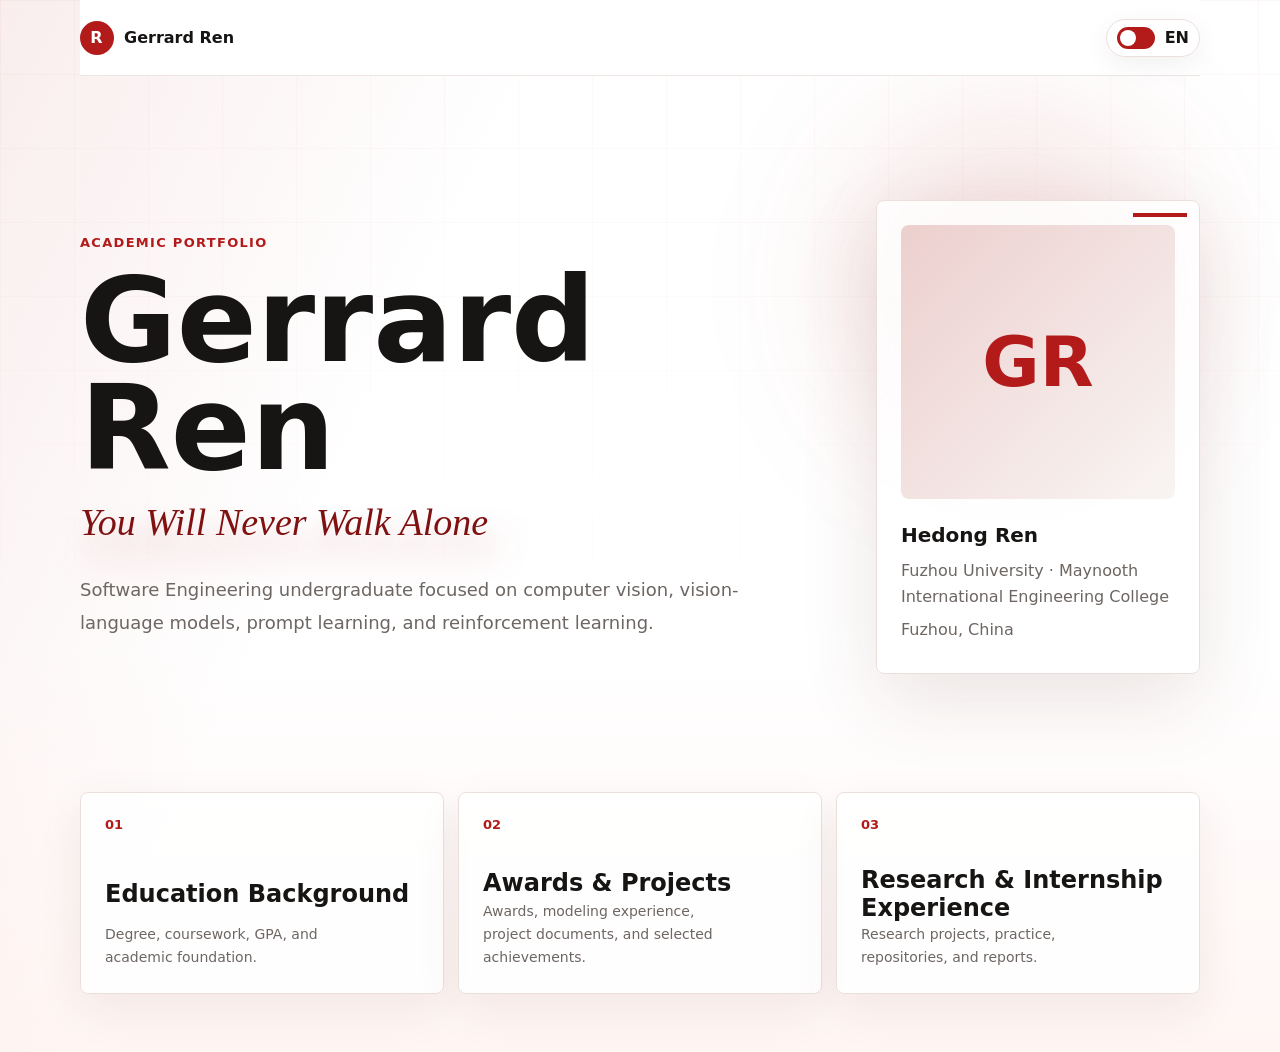
<file: index.html>
<!DOCTYPE html>
<html lang="en">
  <head>
    <meta charset="UTF-8" />
    <meta name="viewport" content="width=device-width, initial-scale=1.0" />
    <title>Gerrard Ren | Homepage</title>
    <link rel="stylesheet" href="styles.css" />
  </head>
  <body>
    <div class="ambient-light" aria-hidden="true"></div>
    <div class="page-shell">
      <header class="site-header">
        <a class="brand" href="index.html" aria-label="Gerrard Ren homepage">
          <span class="brand-mark">R</span>
          <span class="brand-text" data-i18n="brand">Gerrard Ren</span>
        </a>

        <div class="header-actions">
          <button class="language-toggle" type="button" aria-label="Switch language">
            <span class="toggle-track" aria-hidden="true">
              <span class="toggle-thumb"></span>
            </span>
            <span class="language-label">EN</span>
          </button>
        </div>
      </header>

      <main class="home">
        <section class="hero section-reveal">
          <div class="hero-copy">
            <p class="eyebrow" data-i18n="heroEyebrow">Academic Portfolio</p>
            <h1 data-i18n="heroTitle">Gerrard Ren</h1>
            <p class="motto">You Will Never Walk Alone</p>
            <p class="identity" data-i18n="identity">
              Software Engineering undergraduate focused on computer vision, vision-language models, prompt learning, and
              reinforcement learning.
            </p>
          </div>

          <aside class="profile-panel" aria-label="Profile card">
            <div class="avatar-frame">
              <img class="avatar-image" alt="Gerrard Ren portrait placeholder" />
              <div class="avatar-fallback" aria-hidden="true">GR</div>
            </div>
            <div class="profile-meta">
              <p class="profile-name" data-i18n="profileName">Hedong Ren</p>
              <p data-i18n="profileSchool">Fuzhou University · Maynooth International Engineering College</p>
              <p data-i18n="profileLocation">Fuzhou, China</p>
            </div>
          </aside>
        </section>

        <section class="portal-section section-reveal" aria-label="Portfolio sections">
          <a class="portal-card" href="education.html">
            <span class="portal-index">01</span>
            <span class="portal-title" data-i18n="educationTitle">Education Background</span>
            <span class="portal-summary" data-i18n="educationSummary">Degree, coursework, GPA, and academic foundation.</span>
          </a>
          <a class="portal-card" href="awards.html">
            <span class="portal-index">02</span>
            <span class="portal-title" data-i18n="awardsTitle">Awards & Projects</span>
            <span class="portal-summary" data-i18n="awardsSummary">Awards, modeling experience, project documents, and selected achievements.</span>
          </a>
          <a class="portal-card" href="experience.html">
            <span class="portal-index">03</span>
            <span class="portal-title" data-i18n="experienceTitle">Research & Internship Experience</span>
            <span class="portal-summary" data-i18n="experienceSummary">Research projects, practice, repositories, and reports.</span>
          </a>
        </section>
      </main>
    </div>

    <script src="script.js"></script>
  </body>
</html>
</file>
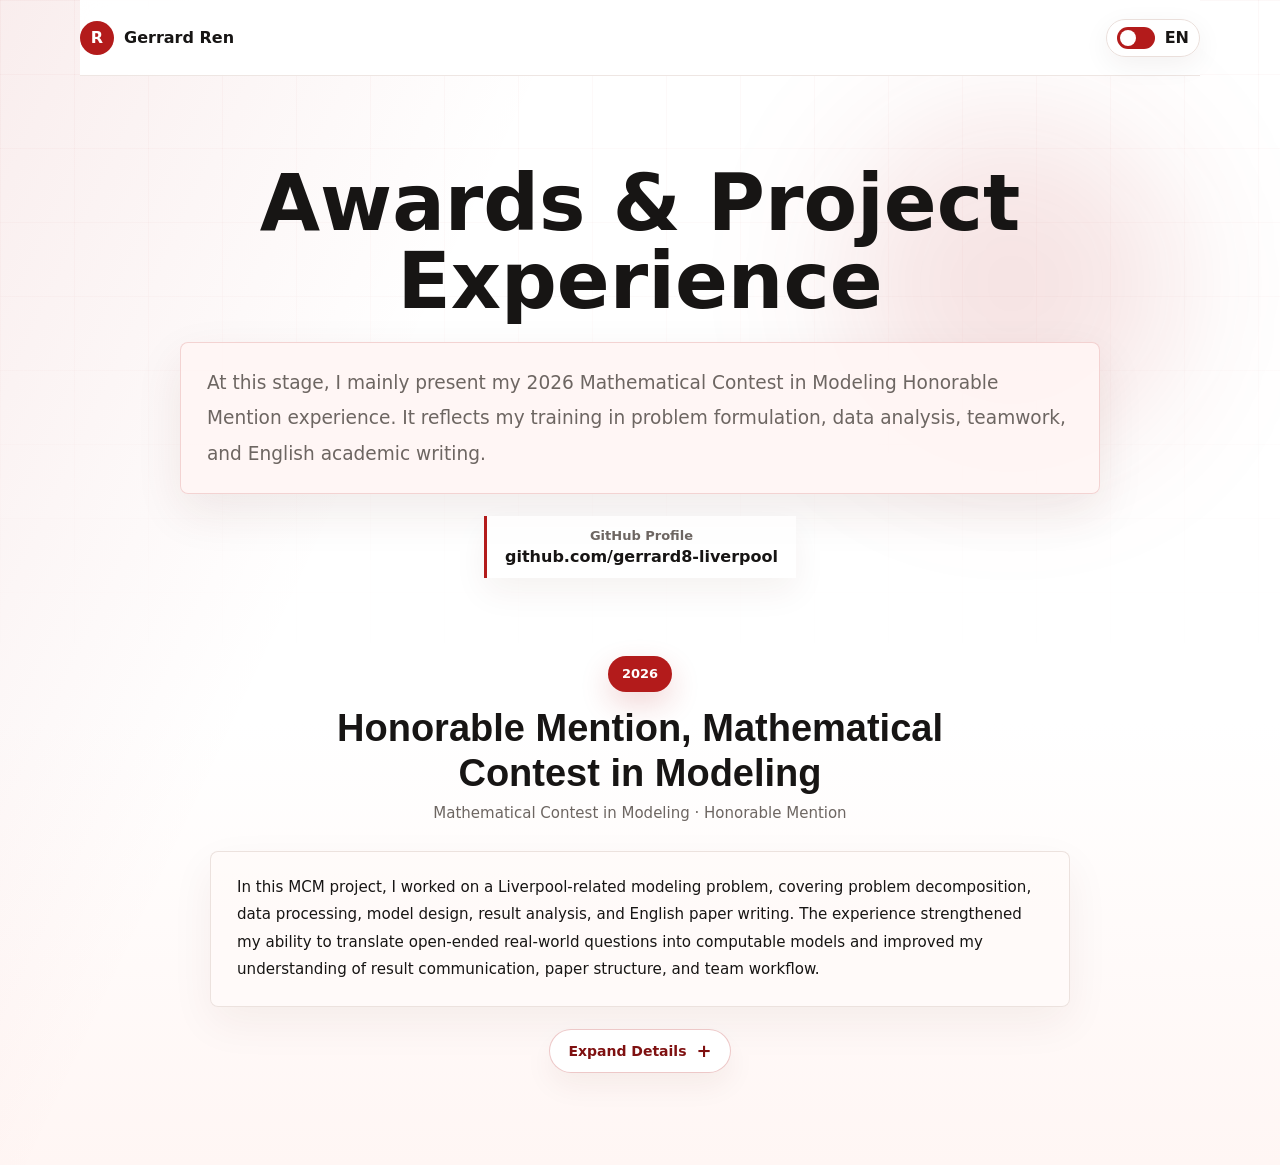
<file: awards.html>
<!DOCTYPE html>
<html lang="zh-CN">
  <head>
    <meta charset="UTF-8" />
    <meta name="viewport" content="width=device-width, initial-scale=1.0" />
    <title>Awards & Projects | Gerrard Ren</title>
    <link rel="stylesheet" href="styles.css" />
  </head>
  <body>
    <div class="ambient-light" aria-hidden="true"></div>
    <div class="page-shell">
      <header class="site-header">
        <a class="brand" href="index.html">
          <span class="brand-mark">R</span>
          <span class="brand-text" data-i18n="brand">Gerrard Ren</span>
        </a>
        <div class="header-actions">
          <button class="language-toggle" type="button" aria-label="Switch language">
            <span class="toggle-track" aria-hidden="true">
              <span class="toggle-thumb"></span>
            </span>
            <span class="language-label">EN</span>
          </button>
        </div>
      </header>

      <main class="showcase-page">
        <section class="showcase-intro section-reveal">
          <h1 data-i18n="awardsPageTitle">获奖情况及项目经历</h1>
          <p data-i18n="awardsPageIntro">
            目前我主要展示 2026 年美国大学生数学建模竞赛 Honorable Mention 经历。该经历体现了我在问题建模、
            数据分析、团队协作与英文论文表达方面的综合训练。
          </p>
          <a class="profile-link" href="https://github.com/gerrard8-liverpool" target="_blank" rel="noreferrer">
            <span data-i18n="githubProfile">GitHub 个人主页</span>
            <strong>github.com/gerrard8-liverpool</strong>
          </a>
        </section>

        <section class="story-block section-reveal">
          <div class="story-heading">
            <span>2026</span>
            <div>
              <h2 data-i18n="mcmTitle">美国大学生数学建模竞赛 Honorable Mention</h2>
              <p data-i18n="mcmMeta">Mathematical Contest in Modeling · Honorable Mention</p>
            </div>
          </div>

          <p class="story-summary" data-i18n="mcmSummary">
            在本次美赛中，我参与完成一个与 Liverpool 相关的建模问题，主要围绕问题拆解、数据处理、模型设计、
            结果分析与英文论文写作展开。项目训练了我将开放式现实问题转化为可计算模型的能力，也强化了我对结果表达、
            论文结构和团队协作节奏的理解。
          </p>

          <button class="expand-toggle" type="button" data-expand-target="mcm-documents" aria-expanded="false">
            <span data-i18n="expandDetails">展开详情</span>
          </button>

          <div class="expand-panel" id="mcm-documents" hidden>
            <div class="document-grid">
              <article class="document-viewer">
                <div class="document-heading">
                  <span data-i18n="awardProofLabel">获奖证明</span>
                  <a href="assets/mcm-award-proof.pdf" target="_blank" rel="noreferrer">PDF</a>
                </div>
                <iframe src="assets/mcm-award-proof.pdf#view=FitH" title="MCM award proof"></iframe>
              </article>
              <article class="document-viewer">
                <div class="document-heading">
                  <span data-i18n="mcmPaperLabel">美赛论文</span>
                  <a href="assets/mcm-paper.pdf" target="_blank" rel="noreferrer">PDF</a>
                </div>
                <iframe src="assets/mcm-paper.pdf#view=FitH" title="MCM paper"></iframe>
              </article>
            </div>
          </div>
        </section>
      </main>
    </div>

    <script src="script.js"></script>
  </body>
</html>
</file>
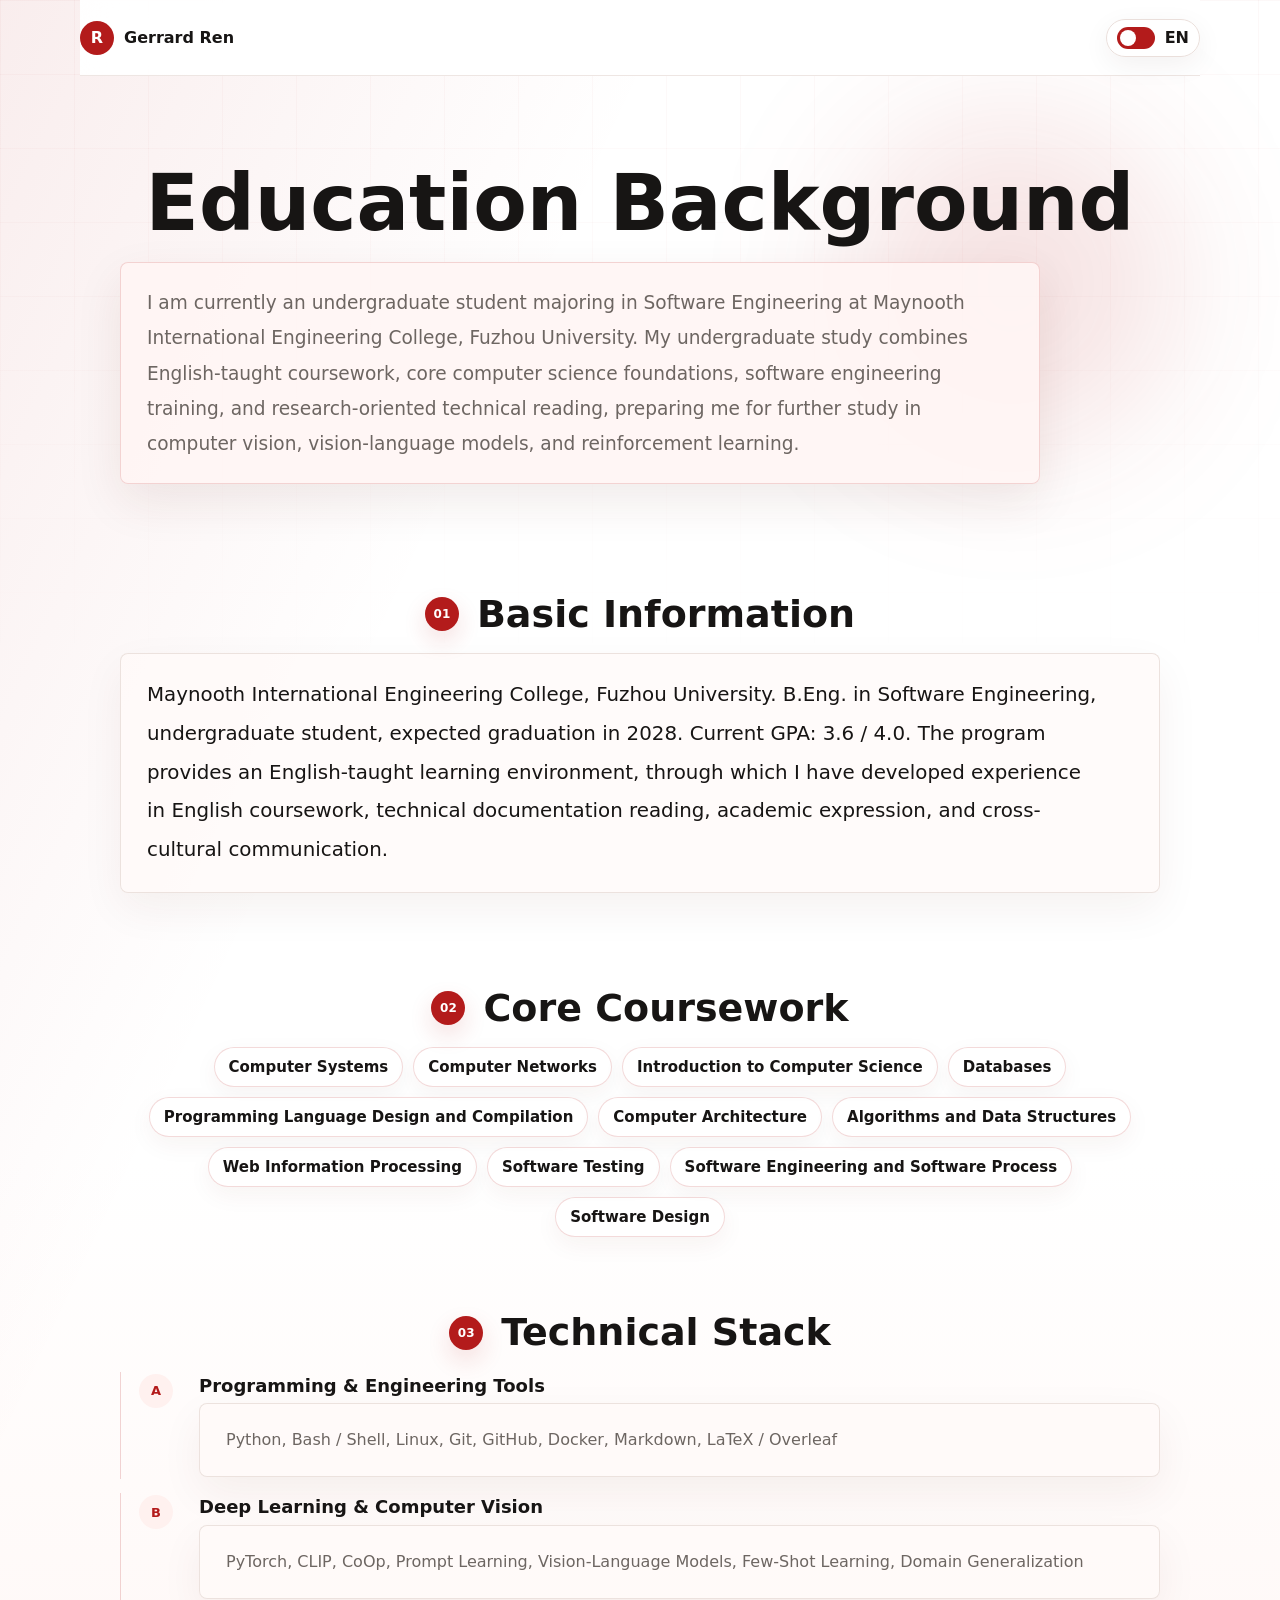
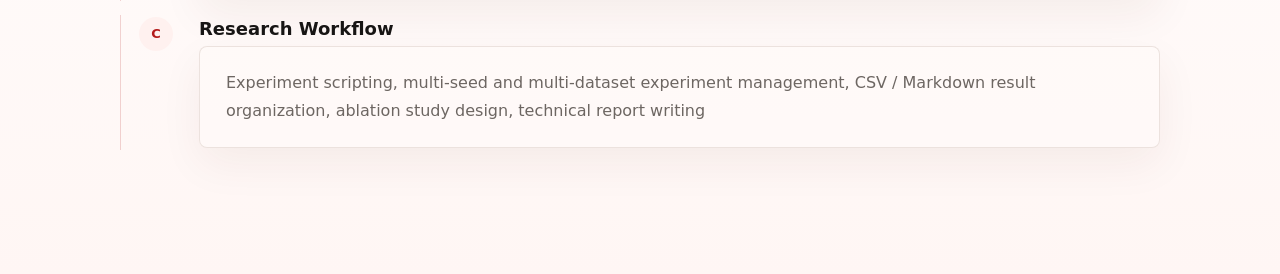
<file: education.html>
<!DOCTYPE html>
<html lang="zh-CN">
  <head>
    <meta charset="UTF-8" />
    <meta name="viewport" content="width=device-width, initial-scale=1.0" />
    <title>Education | Gerrard Ren</title>
    <link rel="stylesheet" href="styles.css" />
  </head>
  <body>
    <div class="ambient-light" aria-hidden="true"></div>
    <div class="page-shell">
      <header class="site-header">
        <a class="brand" href="index.html">
          <span class="brand-mark">R</span>
          <span class="brand-text" data-i18n="brand">Gerrard Ren</span>
        </a>
        <div class="header-actions">
          <button class="language-toggle" type="button" aria-label="Switch language">
            <span class="toggle-track" aria-hidden="true">
              <span class="toggle-thumb"></span>
            </span>
            <span class="language-label">EN</span>
          </button>
        </div>
      </header>

      <main class="education-page">
        <section class="education-intro education-reveal">
          <h1 data-i18n="educationHeroTitle">Education Background</h1>
          <p data-i18n="educationHeroBody">
            我目前就读于福州大学梅努斯国际工程学院软件工程专业。本科阶段的学习以英文授课、计算机基础课程、
            软件工程训练和研究型技术阅读为主，为后续在计算机视觉、视觉语言模型和强化学习方向继续深造打下基础。
          </p>
        </section>

        <section class="text-section education-reveal">
          <div class="section-title-row">
            <span>01</span>
            <h2 data-i18n="educationBasicTitle">基础信息</h2>
          </div>
          <p data-i18n="educationBasicBody">
            福州大学梅努斯国际工程学院，软件工程工学学士本科在读，预计 2028 年毕业。目前 GPA 为 3.6 / 4.0。
            我所在项目具备较高比例的英文教学与技术交流环境，因此本科阶段持续积累英文课程学习、英文技术文档阅读、
            学术表达和跨文化沟通经验。
          </p>
        </section>

        <section class="text-section education-reveal">
          <div class="section-title-row">
            <span>02</span>
            <h2 data-i18n="educationCoursesTitle">核心课程</h2>
          </div>
          <div class="course-flow">
            <span data-i18n="courseSystems">计算机系统</span>
            <span data-i18n="courseNetworks">计算机网络</span>
            <span data-i18n="courseIntro">计算机科学导论</span>
            <span data-i18n="courseDatabase">数据库</span>
            <span data-i18n="courseCompiler">程序语言设计和编译</span>
            <span data-i18n="courseArchitecture">计算机结构</span>
            <span data-i18n="courseAlgorithms">算法与数据结构</span>
            <span data-i18n="courseWeb">Web 信息处理</span>
            <span data-i18n="courseTesting">软件测试</span>
            <span data-i18n="courseProcess">软件工程与软件过程</span>
            <span data-i18n="courseDesign">软件设计</span>
          </div>
        </section>

        <section class="text-section education-reveal">
          <div class="section-title-row">
            <span>03</span>
            <h2 data-i18n="educationTechTitle">技术栈</h2>
          </div>
          <div class="skill-map">
            <div class="skill-row">
              <span class="skill-marker">A</span>
              <div>
                <h3 data-i18n="skillProgrammingTitle">编程与工程工具</h3>
                <p data-i18n="skillProgrammingBody">Python, Bash / Shell, Linux, Git, GitHub, Docker, Markdown, LaTeX / Overleaf</p>
              </div>
            </div>
            <div class="skill-row">
              <span class="skill-marker">B</span>
              <div>
                <h3 data-i18n="skillVisionTitle">深度学习与计算机视觉</h3>
                <p data-i18n="skillVisionBody">PyTorch, CLIP, CoOp, Prompt Learning, Vision-Language Models, Few-Shot Learning, Domain Generalization</p>
              </div>
            </div>
            <div class="skill-row">
              <span class="skill-marker">C</span>
              <div>
                <h3 data-i18n="skillWorkflowTitle">科研实验流程</h3>
                <p data-i18n="skillWorkflowBody">实验脚本编写、多种子和多数据集实验管理、CSV / Markdown 结果整理、消融实验设计、技术报告写作</p>
              </div>
            </div>
          </div>
        </section>
      </main>
    </div>

    <script src="script.js"></script>
  </body>
</html>
</file>
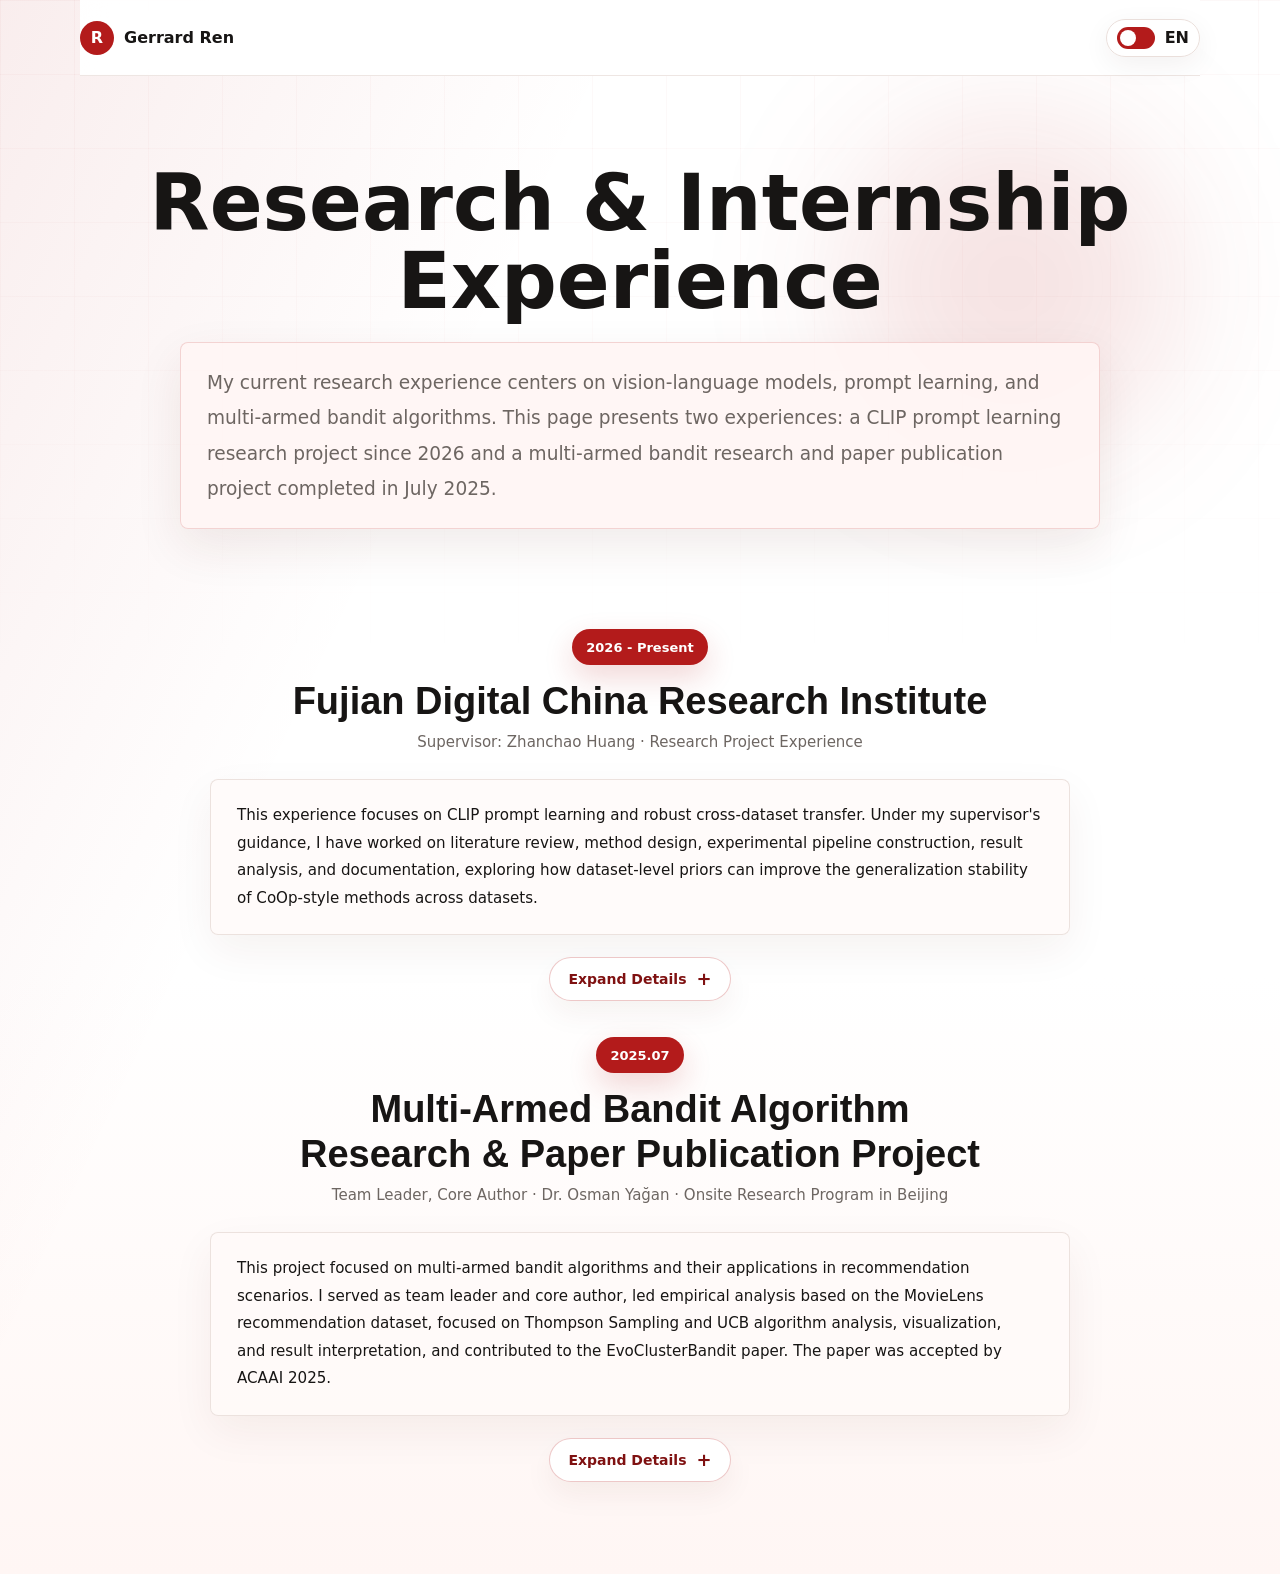
<file: experience.html>
<!DOCTYPE html>
<html lang="zh-CN">
  <head>
    <meta charset="UTF-8" />
    <meta name="viewport" content="width=device-width, initial-scale=1.0" />
    <title>Research & Internship | Gerrard Ren</title>
    <link rel="stylesheet" href="styles.css" />
  </head>
  <body>
    <div class="ambient-light" aria-hidden="true"></div>
    <div class="page-shell">
      <header class="site-header">
        <a class="brand" href="index.html">
          <span class="brand-mark">R</span>
          <span class="brand-text" data-i18n="brand">Gerrard Ren</span>
        </a>
        <div class="header-actions">
          <button class="language-toggle" type="button" aria-label="Switch language">
            <span class="toggle-track" aria-hidden="true">
              <span class="toggle-thumb"></span>
            </span>
            <span class="language-label">EN</span>
          </button>
        </div>
      </header>

      <main class="showcase-page">
        <section class="showcase-intro section-reveal">
          <h1 data-i18n="experiencePageTitle">科研经历及实习经历</h1>
          <p data-i18n="experiencePageIntro">
            我的科研经历目前集中在视觉语言模型、提示学习与多臂老虎机算法相关方向。现阶段展示两段经历：一段是 2026 年开始的
            CLIP prompt learning 科研项目，另一段是 2025 年 7 月完成的多臂老虎机算法研究与论文发表项目。
          </p>
        </section>

        <section class="story-block section-reveal">
          <div class="story-heading">
            <span data-i18n="researchPeriod">2026 - 至今</span>
            <div>
              <h2 data-i18n="researchInstitute">福建省数字中国研究院</h2>
              <p data-i18n="researchMeta">导师：黄展超 · 科研项目经历</p>
            </div>
          </div>

          <p class="story-summary" data-i18n="researchSummary">
            该经历围绕 CLIP prompt learning 与跨数据集稳健迁移展开。我在导师指导下推进项目调研、方法设计、实验管线搭建、
            结果分析与文档整理，重点探索如何利用数据集级先验提升 CoOp 类方法在跨数据集场景下的泛化表现。
          </p>

          <button class="expand-toggle" type="button" data-expand-target="research-report" aria-expanded="false">
            <span data-i18n="expandDetails">展开详情</span>
          </button>

          <div class="expand-panel" id="research-report" hidden>
            <div class="panel-toolbar">
              <span data-i18n="technicalReportLabel">技术报告</span>
              <button class="panel-close" type="button" data-close-target="research-report" data-i18n="collapseDetails">收起详情</button>
            </div>
            <div class="document-grid">
              <article class="document-viewer">
                <div class="document-heading">
                  <span data-i18n="technicalReportLabel">技术报告</span>
                  <a href="assets/coop-priorres-technical-report.pdf" target="_blank" rel="noreferrer">PDF</a>
                </div>
                <iframe src="assets/coop-priorres-technical-report.pdf#view=FitH" title="CoOpPriorRes technical report"></iframe>
              </article>
            </div>
            <a class="profile-link compact" href="https://github.com/gerrard8-liverpool/task_level_CoOp" target="_blank" rel="noreferrer">
              <span data-i18n="projectRepository">项目仓库</span>
              <strong>task_level_CoOp</strong>
            </a>
          </div>
        </section>

        <section class="story-block section-reveal">
          <div class="story-heading">
            <span data-i18n="banditPeriod">2025.07</span>
            <div>
              <h2 data-i18n="banditTitle">多臂老虎机算法研究与论文发表项目</h2>
              <p data-i18n="banditMeta">组长、核心作者 · Dr. Osman Yağan · 北京线下研究项目</p>
            </div>
          </div>

          <p class="story-summary" data-i18n="banditSummary">
            该项目围绕多臂老虎机算法及其在推荐系统等场景中的应用展开。我担任小组组长和核心作者，带领团队基于
            MovieLens 推荐数据集开展实证分析，重点负责 Thompson Sampling、UCB 等算法的分析、可视化和结果解读，
            并参与完成 EvoClusterBandit 论文写作。该论文已被 ACAAI 2025 接收。
          </p>

          <button class="expand-toggle" type="button" data-expand-target="bandit-documents" aria-expanded="false">
            <span data-i18n="expandDetails">展开详情</span>
          </button>

          <div class="expand-panel" id="bandit-documents" hidden>
            <div class="panel-toolbar">
              <span data-i18n="banditDocumentsLabel">项目材料</span>
              <button class="panel-close" type="button" data-close-target="bandit-documents" data-i18n="collapseDetails">收起详情</button>
            </div>
            <div class="document-grid">
              <article class="document-viewer">
                <div class="document-heading">
                  <span data-i18n="banditPaperLabel">ACAAI 论文</span>
                  <a href="assets/acaai-evoclusterbandit-paper.pdf" target="_blank" rel="noreferrer">PDF</a>
                </div>
                <iframe src="assets/acaai-evoclusterbandit-paper.pdf#view=FitH" title="ACAAI EvoClusterBandit paper"></iframe>
              </article>
              <article class="document-viewer">
                <div class="document-heading">
                  <span data-i18n="banditAcceptanceLabel">论文接收证明</span>
                  <a href="assets/acaai-acceptance-letter.pdf" target="_blank" rel="noreferrer">PDF</a>
                </div>
                <iframe src="assets/acaai-acceptance-letter.pdf#view=FitH" title="ACAAI acceptance letter"></iframe>
              </article>
              <article class="document-viewer">
                <div class="document-heading">
                  <span data-i18n="banditRecommendationLabel">导师推荐信</span>
                  <a href="assets/bandit-recommendation-letter.pdf" target="_blank" rel="noreferrer">PDF</a>
                </div>
                <iframe src="assets/bandit-recommendation-letter.pdf#view=FitH" title="Bandit recommendation letter"></iframe>
              </article>
              <article class="document-viewer">
                <div class="document-heading">
                  <span data-i18n="banditCertificateLabel">结课证书</span>
                  <a href="assets/rl-course-certificate.pdf" target="_blank" rel="noreferrer">PDF</a>
                </div>
                <iframe src="assets/rl-course-certificate.pdf#view=FitH" title="Bandit program certificate"></iframe>
              </article>
            </div>
          </div>
        </section>
      </main>
    </div>

    <script src="script.js"></script>
  </body>
</html>
</file>
<file: styles.css>
:root {
  --bg: #ffffff;
  --text: #171514;
  --muted: #6d6662;
  --line: #eadfdb;
  --red: #b31b1b;
  --red-dark: #7f1111;
  --red-soft: #fff1ef;
  --surface: rgba(255, 255, 255, 0.78);
  --shadow: 0 24px 80px rgba(89, 32, 24, 0.12);
}

* {
  box-sizing: border-box;
}

html {
  scroll-behavior: smooth;
}

body {
  min-height: 100vh;
  margin: 0;
  overflow-x: hidden;
  background:
    linear-gradient(115deg, rgba(179, 27, 27, 0.08), transparent 32%),
    linear-gradient(180deg, #fff 0%, #fff 62%, #fff6f4 100%);
  color: var(--text);
  font-family: "Aptos", "Segoe UI Variable", "Segoe UI", "Microsoft YaHei UI", "PingFang SC", system-ui, -apple-system, sans-serif;
  letter-spacing: 0;
  -webkit-font-smoothing: antialiased;
  text-rendering: optimizeLegibility;
}

body::before {
  position: fixed;
  inset: 0;
  pointer-events: none;
  content: "";
  background-image:
    linear-gradient(rgba(179, 27, 27, 0.045) 1px, transparent 1px),
    linear-gradient(90deg, rgba(179, 27, 27, 0.045) 1px, transparent 1px);
  background-size: 74px 74px;
  mask-image: linear-gradient(180deg, rgba(0, 0, 0, 0.75), transparent 76%);
}

a {
  color: inherit;
  text-decoration: none;
}

.ambient-light {
  position: fixed;
  top: 13%;
  right: 8%;
  width: 26vw;
  min-width: 260px;
  aspect-ratio: 1;
  border-radius: 50%;
  background: rgba(179, 27, 27, 0.12);
  filter: blur(72px);
  pointer-events: none;
  animation: drift 9s ease-in-out infinite alternate;
}

.page-shell {
  position: relative;
  width: min(1120px, calc(100% - 40px));
  margin: 0 auto;
  padding-top: 76px;
}

.site-header {
  position: fixed;
  top: 0;
  left: 50%;
  z-index: 40;
  display: flex;
  width: min(1120px, calc(100% - 40px));
  min-height: 76px;
  align-items: center;
  justify-content: space-between;
  gap: 24px;
  border-bottom: 1px solid rgba(234, 223, 219, 0.78);
  background: rgba(255, 255, 255, 0.94);
  transform: translateX(-50%);
  backdrop-filter: blur(20px);
}

.brand,
.header-actions,
.language-toggle {
  display: inline-flex;
  align-items: center;
}

.brand {
  gap: 10px;
  font-weight: 800;
}

.brand-mark {
  display: grid;
  width: 34px;
  height: 34px;
  place-items: center;
  border-radius: 50%;
  background: var(--red);
  color: #fff;
}

.header-actions {
  gap: 14px;
}

.header-link {
  color: var(--muted);
  font-size: 14px;
  font-weight: 700;
  transition: color 180ms ease;
}

.header-link:hover {
  color: var(--red);
}

.language-toggle {
  gap: 10px;
  border: 1px solid var(--line);
  border-radius: 999px;
  background: rgba(255, 255, 255, 0.86);
  padding: 7px 10px;
  color: var(--text);
  font: inherit;
  font-weight: 800;
  cursor: pointer;
  box-shadow: 0 8px 28px rgba(50, 20, 12, 0.06);
}

.toggle-track {
  position: relative;
  display: inline-flex;
  width: 38px;
  height: 22px;
  border-radius: 999px;
  background: var(--red);
}

.toggle-thumb {
  position: absolute;
  top: 3px;
  left: 3px;
  width: 16px;
  height: 16px;
  border-radius: 50%;
  background: #fff;
  transition: transform 220ms ease;
}

body.lang-zh .toggle-thumb {
  transform: translateX(16px);
}

.home {
  display: grid;
  gap: 34px;
  padding-bottom: 58px;
}

.hero {
  display: grid;
  grid-template-columns: minmax(0, 1fr) 324px;
  gap: 64px;
  align-items: center;
  min-height: calc(100vh - 218px);
  padding: 74px 0 34px;
}

.eyebrow {
  margin: 0 0 16px;
  color: var(--red);
  font-size: 13px;
  font-weight: 800;
  letter-spacing: 0.1em;
  text-transform: uppercase;
}

h1,
p {
  margin-top: 0;
}

h1 {
  margin-bottom: 16px;
  font-size: clamp(54px, 10vw, 118px);
  line-height: 0.92;
  letter-spacing: 0;
}

.motto {
  position: relative;
  display: inline-block;
  margin-bottom: 28px;
  color: var(--red-dark);
  font-family: Georgia, "Times New Roman", serif;
  font-size: clamp(24px, 3vw, 38px);
  font-style: italic;
  line-height: 1.25;
  text-shadow: 0 10px 22px rgba(179, 27, 27, 0.1);
}

.motto::after {
  position: absolute;
  right: -12px;
  bottom: -12px;
  left: 12px;
  height: 18px;
  content: "";
  background: rgba(179, 27, 27, 0.1);
  filter: blur(18px);
  transform: skewX(-12deg);
}

.identity {
  max-width: 680px;
  margin-bottom: 0;
  color: var(--muted);
  font-size: 18px;
  line-height: 1.8;
}

.profile-panel {
  position: relative;
  padding: 24px;
  border: 1px solid var(--line);
  border-radius: 8px;
  background: var(--surface);
  box-shadow: var(--shadow);
  backdrop-filter: blur(20px);
}

.profile-panel::before {
  position: absolute;
  inset: 12px 12px auto auto;
  width: 54px;
  height: 4px;
  content: "";
  background: var(--red);
}

.avatar-frame {
  position: relative;
  overflow: hidden;
  width: 100%;
  aspect-ratio: 1;
  border-radius: 8px;
  background:
    linear-gradient(135deg, rgba(179, 27, 27, 0.16), rgba(255, 255, 255, 0.2)),
    #f7f2f0;
}

.avatar-image {
  display: none;
  width: 100%;
  height: 100%;
  object-fit: cover;
}

.avatar-image.has-avatar {
  display: block;
}

.avatar-image.has-avatar + .avatar-fallback {
  display: none;
}

.avatar-fallback {
  display: grid;
  height: 100%;
  place-items: center;
  color: var(--red);
  font-size: 70px;
  font-weight: 800;
}

.profile-meta {
  margin-top: 20px;
  color: var(--muted);
  line-height: 1.65;
}

.profile-meta p {
  margin-bottom: 6px;
}

.profile-name {
  color: var(--text);
  font-size: 20px;
  font-weight: 800;
}

.portal-section {
  display: grid;
  grid-template-columns: repeat(3, minmax(0, 1fr));
  gap: 14px;
}

.portal-card {
  position: relative;
  display: grid;
  min-height: 182px;
  align-content: space-between;
  overflow: hidden;
  border: 1px solid var(--line);
  border-radius: 8px;
  background: rgba(255, 255, 255, 0.82);
  padding: 24px;
  box-shadow: 0 16px 46px rgba(89, 32, 24, 0.08);
  transition: transform 220ms ease, border-color 220ms ease, box-shadow 220ms ease;
}

.portal-card::before {
  position: absolute;
  inset: 0;
  content: "";
  background: linear-gradient(135deg, rgba(179, 27, 27, 0.11), transparent 52%);
  opacity: 0;
  transition: opacity 220ms ease;
}

.portal-card::after {
  position: absolute;
  right: 22px;
  bottom: 20px;
  color: var(--red);
  content: "->";
  font-size: 22px;
  font-weight: 800;
  transform: translateX(-8px);
  opacity: 0;
  transition: opacity 220ms ease, transform 220ms ease;
}

.portal-card:hover {
  border-color: rgba(179, 27, 27, 0.36);
  box-shadow: 0 24px 68px rgba(89, 32, 24, 0.14);
  transform: translateY(-6px);
}

.portal-card:hover::before,
.portal-card:hover::after {
  opacity: 1;
}

.portal-card:hover::after {
  transform: translateX(0);
}

.portal-index,
.portal-title,
.portal-summary {
  position: relative;
  z-index: 1;
}

.portal-index {
  color: var(--red);
  font-size: 13px;
  font-weight: 800;
}

.portal-title {
  display: block;
  margin-top: 34px;
  color: var(--text);
  font-size: 24px;
  font-weight: 800;
  line-height: 1.18;
}

.portal-summary {
  max-width: 250px;
  color: var(--muted);
  font-size: 14px;
  line-height: 1.65;
}

.education-page {
  display: grid;
  justify-items: center;
  padding: 58px 0 86px;
}

.education-intro {
  width: min(100%, 1040px);
  min-height: auto;
  display: grid;
  align-content: center;
  justify-items: center;
  padding: 30px 0 54px;
  text-align: center;
}

.education-intro h1 {
  margin-bottom: 20px;
  font-size: clamp(42px, 7vw, 78px);
  line-height: 1;
  letter-spacing: 0;
}

.education-intro p,
.text-section p {
  max-width: 100%;
  border: 1px solid rgba(234, 223, 219, 0.9);
  border-radius: 8px;
  background: rgba(255, 250, 249, 0.74);
  box-shadow: 0 16px 44px rgba(89, 32, 24, 0.06);
  padding: 22px 26px;
  color: var(--text);
  font-size: clamp(17px, 1.55vw, 22px);
  font-weight: 400;
  line-height: 1.95;
  text-wrap: pretty;
}

.education-intro p {
  color: var(--muted);
  max-width: 920px;
  border-color: rgba(179, 27, 27, 0.16);
  background: rgba(255, 246, 244, 0.9);
  box-shadow: 0 18px 48px rgba(89, 32, 24, 0.09);
  font-size: clamp(17px, 1.45vw, 21px);
  line-height: 1.9;
  text-align: left;
}

.text-section p {
  text-align: left;
}

.text-section {
  width: min(100%, 1040px);
  min-height: auto;
  display: grid;
  align-content: center;
  justify-items: center;
  padding: 34px 0 38px;
}

.section-title-row {
  position: relative;
  display: flex;
  align-items: center;
  justify-content: center;
  gap: 18px;
  margin-bottom: 18px;
  padding-top: 2px;
}

.section-title-row span {
  display: inline-flex;
  width: 34px;
  height: 34px;
  align-items: center;
  justify-content: center;
  border-radius: 50%;
  background: var(--red);
  color: #fff;
  font-size: 12px;
  font-weight: 800;
  box-shadow: 0 10px 24px rgba(179, 27, 27, 0.14);
  transition: transform 220ms ease, box-shadow 220ms ease;
}

.section-title-row h2 {
  margin: 0;
  font-size: clamp(25px, 3vw, 38px);
  line-height: 1.12;
}

.text-section:hover .section-title-row span {
  box-shadow: 0 14px 30px rgba(179, 27, 27, 0.22);
  transform: translateY(-2px);
}

.course-flow {
  justify-content: center;
  display: flex;
  flex-wrap: wrap;
  gap: 10px;
  max-width: 100%;
}

.course-flow span {
  border: 1px solid rgba(179, 27, 27, 0.16);
  border-radius: 999px;
  background: rgba(255, 255, 255, 0.68);
  color: var(--text);
  padding: 10px 14px;
  font-size: 15px;
  font-weight: 650;
  box-shadow: 0 8px 24px rgba(89, 32, 24, 0.05);
  transition: transform 180ms ease, border-color 180ms ease, color 180ms ease, background 180ms ease;
}

.course-flow span:hover {
  border-color: rgba(179, 27, 27, 0.42);
  background: var(--red-soft);
  color: var(--red-dark);
  transform: translateY(-3px);
}

.skill-map {
  display: grid;
  gap: 14px;
  max-width: 100%;
  text-align: left;
}

.skill-row {
  display: grid;
  grid-template-columns: 42px minmax(0, 1fr);
  gap: 18px;
  align-items: start;
  border-left: 1px solid rgba(179, 27, 27, 0.18);
  padding: 2px 0 2px 18px;
  transition: border-color 220ms ease, transform 220ms ease;
}

.skill-row:hover {
  border-color: rgba(179, 27, 27, 0.72);
  transform: translateX(4px);
}

.skill-marker {
  display: inline-flex;
  width: 34px;
  height: 34px;
  align-items: center;
  justify-content: center;
  border-radius: 50%;
  background: var(--red-soft);
  color: var(--red);
  font-size: 13px;
  font-weight: 900;
}

.skill-row h3 {
  margin: 0 0 6px;
  font-size: 18px;
  line-height: 1.3;
}

.skill-row p {
  margin: 0;
  color: var(--muted);
  font-size: 16px;
  line-height: 1.75;
}

.showcase-page {
  display: grid;
  justify-items: center;
  padding: 58px 0 92px;
}

.showcase-intro {
  width: min(100%, 1040px);
  padding: 30px 0 42px;
  text-align: center;
}

.showcase-intro h1 {
  margin: 0 0 22px;
  font-size: clamp(42px, 7vw, 78px);
  line-height: 1;
}

.showcase-intro p {
  max-width: 920px;
  margin-right: auto;
  margin-bottom: 22px;
  margin-left: auto;
  border: 1px solid rgba(179, 27, 27, 0.16);
  border-radius: 8px;
  background: rgba(255, 246, 244, 0.9);
  box-shadow: 0 18px 48px rgba(89, 32, 24, 0.09);
  padding: 22px 26px;
  color: var(--muted);
  font-size: clamp(17px, 1.45vw, 21px);
  line-height: 1.9;
  text-align: left;
}

.profile-link {
  display: inline-grid;
  gap: 4px;
  border-left: 3px solid var(--red);
  background: rgba(255, 255, 255, 0.72);
  padding: 12px 18px;
  color: var(--text);
  box-shadow: 0 14px 34px rgba(89, 32, 24, 0.06);
  transition: transform 200ms ease, box-shadow 200ms ease;
}

.profile-link:hover {
  box-shadow: 0 20px 48px rgba(89, 32, 24, 0.11);
  transform: translateX(4px);
}

.profile-link span {
  color: var(--muted);
  font-size: 13px;
  font-weight: 800;
}

.profile-link strong {
  font-size: 16px;
}

.profile-link.compact {
  margin-top: 18px;
}

.story-block {
  width: min(100%, 1040px);
  padding: 36px 0 0;
}

.story-heading {
  display: flex;
  max-width: 760px;
  flex-direction: column;
  align-items: center;
  gap: 14px;
  margin-right: auto;
  margin-bottom: 24px;
  margin-left: auto;
  text-align: center;
}

.story-heading > span {
  display: inline-flex;
  min-height: 36px;
  align-items: center;
  justify-content: center;
  border-radius: 999px;
  background: var(--red);
  color: #fff;
  padding: 0 14px;
  font-size: 13px;
  font-weight: 900;
  box-shadow: 0 12px 30px rgba(179, 27, 27, 0.18);
}

.story-heading h2 {
  max-width: 760px;
  margin: 0 0 6px;
  font-family: "Aptos Display", "Segoe UI Variable Display", "Segoe UI", "Microsoft YaHei UI", sans-serif;
  font-size: clamp(24px, 3vw, 38px);
  font-weight: 800;
  line-height: 1.18;
  text-align: center;
  text-wrap: balance;
}

.story-heading p {
  margin: 0;
  color: var(--muted);
  font-size: 15px;
  line-height: 1.7;
  text-align: center;
}

.story-summary {
  max-width: 860px;
  margin-right: auto;
  margin-bottom: 22px;
  margin-left: auto;
  border: 1px solid rgba(234, 223, 219, 0.9);
  border-radius: 8px;
  background: rgba(255, 250, 249, 0.78);
  box-shadow: 0 16px 44px rgba(89, 32, 24, 0.06);
  padding: 22px 26px;
  color: var(--text);
  font-size: clamp(15px, 1.18vw, 18px);
  line-height: 1.82;
  text-align: left;
  text-wrap: pretty;
}

.story-block > .expand-toggle {
  display: flex;
  margin-right: auto;
  margin-left: auto;
}

.expand-toggle {
  display: inline-flex;
  min-height: 44px;
  align-items: center;
  justify-content: center;
  border: 1px solid rgba(179, 27, 27, 0.24);
  border-radius: 999px;
  background: #fff;
  color: var(--red-dark);
  padding: 0 18px;
  font: inherit;
  font-size: 14px;
  font-weight: 900;
  cursor: pointer;
  box-shadow: 0 12px 30px rgba(89, 32, 24, 0.06);
  transition: background 200ms ease, color 200ms ease, transform 200ms ease, box-shadow 200ms ease;
}

.expand-toggle::after {
  margin-left: 10px;
  content: "+";
  font-size: 18px;
  line-height: 1;
}

.expand-toggle[aria-expanded="true"] {
  background: var(--red);
  color: #fff;
  box-shadow: 0 18px 42px rgba(179, 27, 27, 0.2);
}

.expand-toggle[aria-expanded="true"]::after {
  content: "-";
}

.expand-toggle:hover {
  transform: translateY(-2px);
}

.expand-panel {
  margin-top: 24px;
  animation: panelReveal 360ms ease both;
}

.panel-toolbar {
  position: sticky;
  top: 0;
  z-index: 8;
  display: flex;
  align-items: center;
  justify-content: space-between;
  gap: 16px;
  border: 1px solid rgba(234, 223, 219, 0.95);
  border-radius: 8px;
  background: rgba(255, 255, 255, 0.92);
  padding: 12px 14px;
  box-shadow: 0 14px 34px rgba(89, 32, 24, 0.09);
  backdrop-filter: blur(16px);
}

.panel-toolbar + .document-grid,
.panel-toolbar + .detail-lanes {
  margin-top: 14px;
}

.panel-toolbar span {
  color: var(--text);
  font-size: 14px;
  font-weight: 900;
}

.panel-close {
  min-height: 34px;
  border: 1px solid rgba(179, 27, 27, 0.24);
  border-radius: 999px;
  background: var(--red);
  color: #fff;
  padding: 0 14px;
  font: inherit;
  font-size: 13px;
  font-weight: 900;
  cursor: pointer;
  transition: transform 180ms ease, box-shadow 180ms ease;
}

.panel-close:hover {
  box-shadow: 0 12px 28px rgba(179, 27, 27, 0.18);
  transform: translateY(-1px);
}

.document-grid {
  display: grid;
  gap: 18px;
}

.document-viewer,
.detail-lanes article {
  border: 1px solid rgba(234, 223, 219, 0.95);
  border-radius: 8px;
  background: rgba(255, 255, 255, 0.82);
  box-shadow: 0 16px 48px rgba(89, 32, 24, 0.08);
}

.document-heading {
  display: flex;
  align-items: center;
  justify-content: space-between;
  gap: 18px;
  border-bottom: 1px solid rgba(234, 223, 219, 0.9);
  padding: 14px 16px;
}

.document-heading span {
  font-size: 16px;
  font-weight: 900;
}

.document-heading a {
  color: var(--red);
  font-size: 13px;
  font-weight: 900;
}

.document-viewer iframe {
  display: block;
  width: 100%;
  height: min(72vh, 760px);
  min-height: 420px;
  border: 0;
  background: #f6f2f0;
}

.detail-lanes {
  display: grid;
  gap: 14px;
}

.detail-lanes article {
  display: grid;
  grid-template-columns: 44px minmax(0, 1fr);
  gap: 18px;
  padding: 20px;
  transition: transform 200ms ease, border-color 200ms ease;
}

.detail-lanes article:hover {
  border-color: rgba(179, 27, 27, 0.36);
  transform: translateX(4px);
}

.detail-lanes article > span {
  color: var(--red);
  font-weight: 900;
}

.detail-lanes h3 {
  margin: 0 0 8px;
  font-size: 18px;
}

.detail-lanes p {
  margin: 0;
  color: var(--muted);
  line-height: 1.82;
}

@keyframes panelReveal {
  from {
    opacity: 0;
    transform: translateY(12px);
  }

  to {
    opacity: 1;
    transform: translateY(0);
  }
}

.education-reveal {
  opacity: 1;
  transform: translateY(0);
  filter: blur(0);
  animation: gentleRise 720ms cubic-bezier(0.22, 1, 0.36, 1) both;
}

.text-section.education-reveal {
  animation-timeline: view();
  animation-range: entry 0% cover 22%;
}

.education-reveal.is-visible {
  opacity: 1;
  transform: translateY(0);
  filter: blur(0);
}

.section-reveal {
  opacity: 1;
  transform: translateY(0);
  animation: gentleRise 700ms ease both;
}

.section-reveal.is-visible {
  opacity: 1;
  transform: translateY(0);
}

@keyframes gentleRise {
  from {
    opacity: 0.72;
    transform: translateY(18px);
  }

  to {
    opacity: 1;
    transform: translateY(0);
  }
}

@keyframes drift {
  from {
    transform: translate3d(0, 0, 0) scale(1);
  }

  to {
    transform: translate3d(-28px, 18px, 0) scale(1.08);
  }
}

@media (max-width: 860px) {
  .page-shell {
    width: min(100% - 28px, 680px);
    padding-top: 76px;
  }

  .site-header {
    width: min(100% - 28px, 680px);
  }

  .header-actions {
    justify-content: flex-end;
  }

  .hero {
    grid-template-columns: 1fr;
    gap: 34px;
    min-height: auto;
    padding-top: 54px;
  }

  .profile-panel {
    max-width: 380px;
  }

  .portal-section {
    grid-template-columns: 1fr;
  }

  .education-intro,
  .text-section {
    min-height: auto;
  }

  .education-intro p,
  .text-section p {
    font-size: 17px;
    padding: 18px;
  }
}

@media (max-width: 540px) {
  .page-shell {
    width: min(100% - 24px, 420px);
  }

  .site-header {
    width: min(100% - 24px, 420px);
  }

  .brand-text {
    display: none;
  }

  .header-actions {
    gap: 10px;
  }

  .header-link {
    font-size: 13px;
  }

  h1 {
    font-size: 52px;
  }

  .identity {
    font-size: 16px;
  }

  .portal-card {
    min-height: 166px;
    padding: 22px;
  }

  .education-page {
    padding-top: 40px;
  }

  .education-intro {
    min-height: auto;
    padding-bottom: 42px;
  }

  .education-intro h1 {
    font-size: 44px;
  }

  .text-section {
    padding: 32px 0 36px;
  }

  .section-title-row {
    align-items: center;
    flex-direction: row;
    gap: 14px;
  }

  .section-title-row span {
    width: 32px;
    height: 32px;
  }

  .text-section p {
    font-size: 16px;
    line-height: 1.9;
  }

  .course-flow span {
    font-size: 14px;
    padding: 9px 12px;
  }

  .skill-row {
    grid-template-columns: 34px minmax(0, 1fr);
    gap: 12px;
    padding-left: 12px;
  }

  .skill-marker {
    width: 30px;
    height: 30px;
  }

  .skill-row h3 {
    font-size: 16px;
  }

  .skill-row p {
    font-size: 14px;
  }

  .showcase-page {
    padding-top: 40px;
  }

  .showcase-intro {
    padding-bottom: 34px;
  }

  .showcase-intro h1 {
    font-size: 42px;
  }

  .story-block {
    padding-top: 28px;
  }

  .story-heading h2 {
    font-size: 30px;
  }

  .story-summary {
    padding: 18px;
    font-size: 15px;
  }

  .showcase-intro p {
    padding: 18px;
  }

  .document-viewer iframe {
    height: 62vh;
    min-height: 360px;
  }

  .detail-lanes article {
    grid-template-columns: 1fr;
    gap: 8px;
    padding: 18px;
  }
}

@media (prefers-reduced-motion: reduce) {
  *,
  *::before,
  *::after {
    scroll-behavior: auto !important;
    animation: none !important;
    transition: none !important;
  }
}

.education-page .education-intro > p,
.education-page .text-section > p {
  width: 100%;
  justify-self: stretch;
  text-align: left !important;
}
</file>
